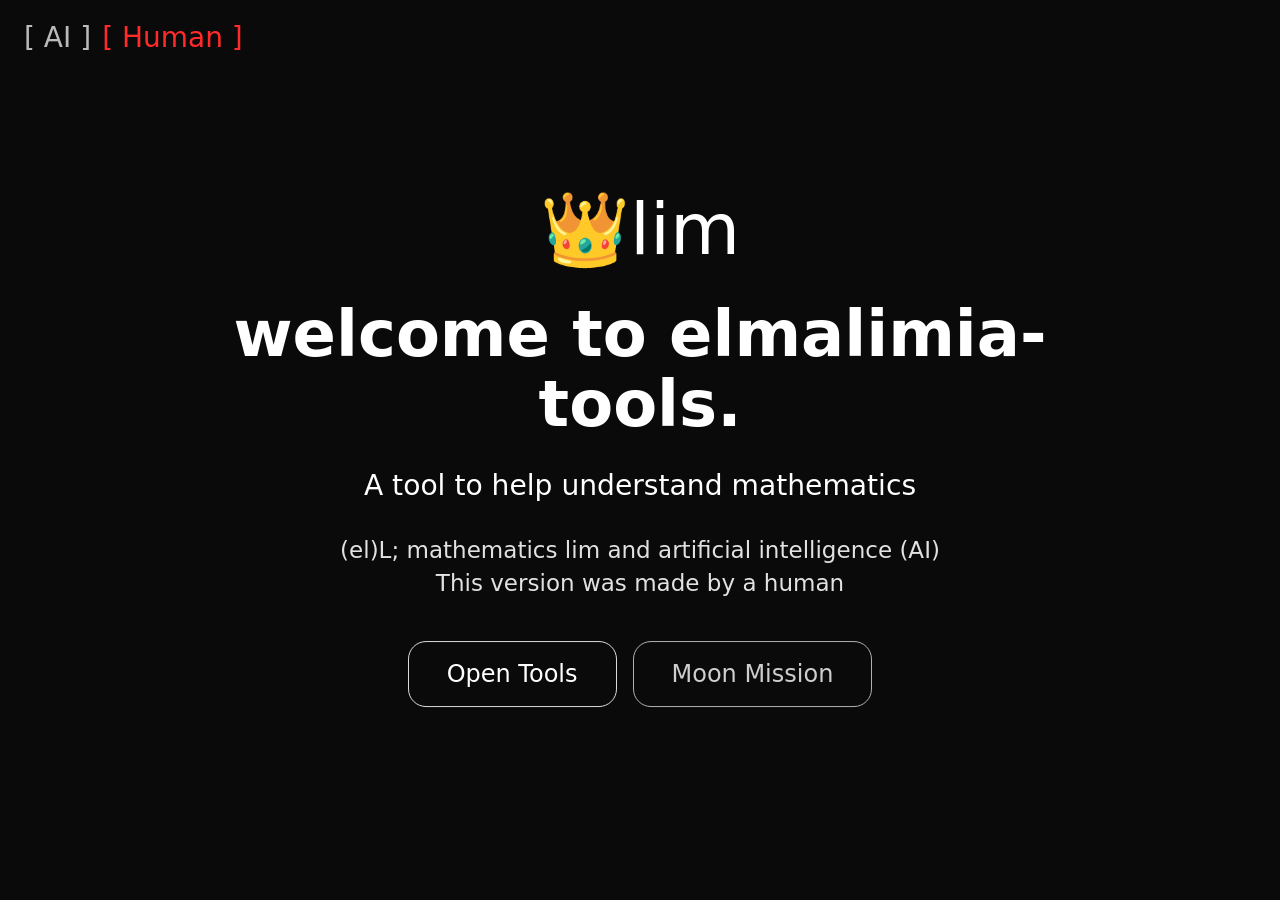
<file: index.html>
<!doctype html>
<html lang="en">
<head>
  <meta charset="utf-8" />
  <meta name="viewport" content="width=device-width, initial-scale=1" />
  <title>elmalimia-tools</title>
  <link rel="stylesheet" href="style.css" />
</head>
<body>
  <div id="canvasA">
    <div id="modeSwitch">
      <button id="btnAI" class="modeButton" type="button" onclick="setMode('ai')">[ AI ]</button>
      <button id="btnHuman" class="modeButton" type="button" onclick="setMode('human')">[ Human ]</button>
    </div>

    <div id="hero">
      <div id="limKing">👑lim</div>

      <div id="humanView" class="view">
        <h1 id="humanTitle">welcome to elmalimia-tools.</h1>
        <p id="humanSubtitle">A tool to help understand mathematics</p>
        <p id="humanDescription">(el)L; mathematics lim and artificial intelligence (AI)</p>
        <p id="humanDescription">This version was made by a human</p>
      </div>

      <div id="aiView" class="view hidden">
        <div id="aiWelcome">welcome to elmalimia-tools</div>

        <div id="dialog">
          <p>Hello. I'm King Limit.</p>
          <p>Why king?</p>
          <p>Because not everything reaches.</p>
          <p class="finalLine">lim f(x) = L, x → ∞. Any questions?</p>
        </div>
      </div>

      <div id="buttons">
        <a class="mainButton" href="tools.html">Open Tools</a>
        <a class="mainButton secondary" href="moon.html">Moon Mission</a>
      </div>
    </div>
  </div>

  <script>
    function setMode(mode) {
      const aiView = document.getElementById('aiView');
      const humanView = document.getElementById('humanView');
      const btnAI = document.getElementById('btnAI');
      const btnHuman = document.getElementById('btnHuman');

      if (mode === 'ai') {
        aiView.classList.remove('hidden');
        humanView.classList.add('hidden');

        btnAI.classList.remove('inactive');
        btnAI.classList.add('active');

        btnHuman.classList.remove('active');
        btnHuman.classList.add('inactive');
      } else {
        humanView.classList.remove('hidden');
        aiView.classList.add('hidden');

        btnHuman.classList.remove('inactive');
        btnHuman.classList.add('active');

        btnAI.classList.remove('active');
        btnAI.classList.add('inactive');
      }
    }

    setMode('human');
  </script>
</body>
</html>
</file>
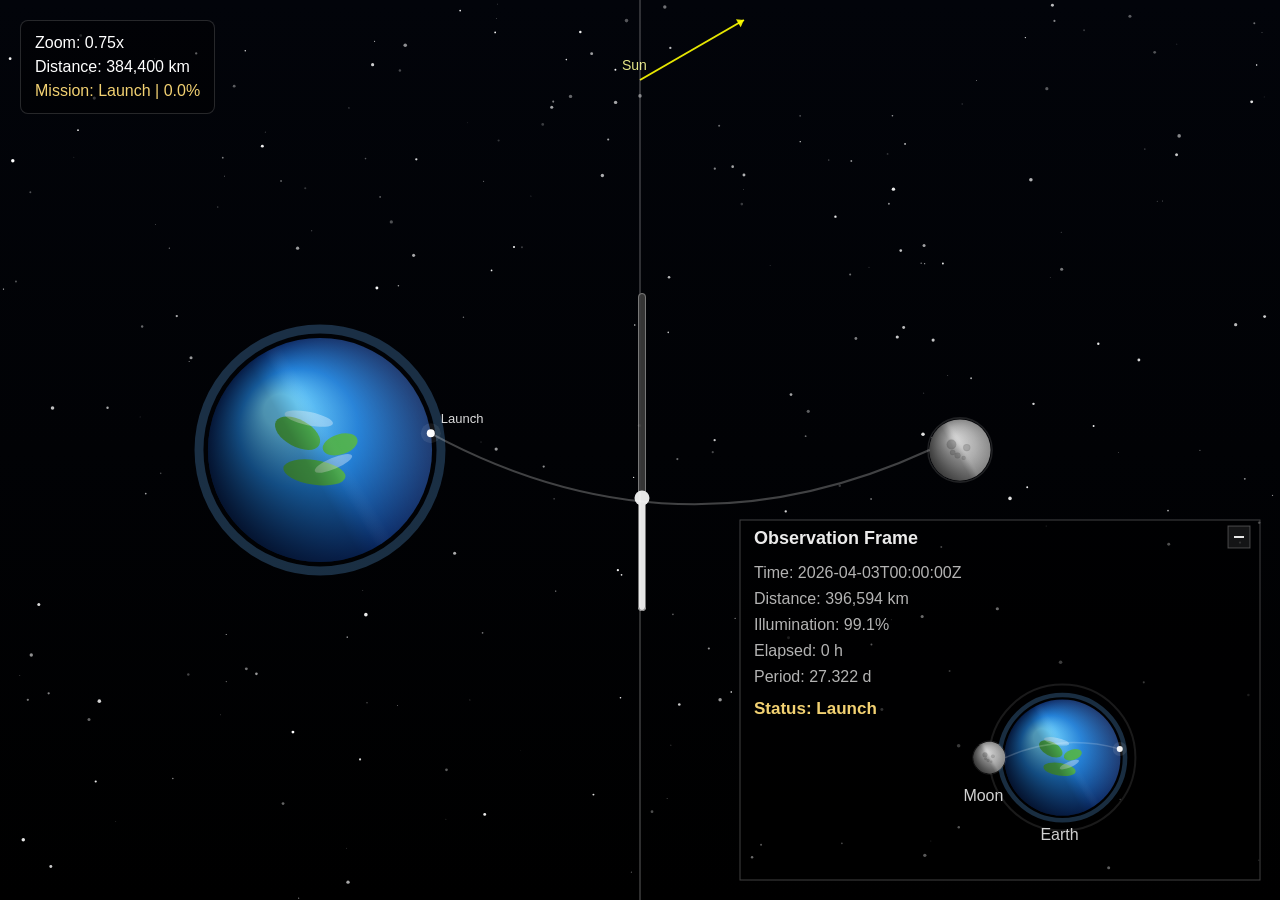
<file: moon.html>
<!doctype html>
<html lang="en">
<head>
  <meta charset="UTF-8" />
  <meta name="viewport" content="width=device-width, initial-scale=1.0" />
  <title>Earth Moon Scene</title>
  <style>
    :root {
      --bg: #000;
      --panel-bg: rgba(0, 0, 0, 0.35);
      --panel-border: rgba(255, 255, 255, 0.15);
      --frame-bg: rgba(0, 0, 0, 0.55);
      --frame-border: rgba(255, 255, 255, 0.25);
      --text: #fff;
      --font: Arial, sans-serif;
    }

    html,
    body {
      margin: 0;
      padding: 0;
      width: 100%;
      height: 100%;
      overflow: hidden;
      background: var(--bg);
    }

    body {
      position: relative;
    }

    canvas {
      display: block;
      width: 100vw;
      height: 100vh;
    }

    #zoomSlider {
      position: absolute;
      top: 50%;
      left: 50%;
      z-index: 10;
      width: 320px;
      height: 28px;
      transform: translate(-50%, -50%) rotate(-90deg);
      accent-color: white;
      opacity: 0.9;
    }

    #hud {
      position: absolute;
      top: 20px;
      left: 20px;
      z-index: 20;
      padding: 10px 14px;
      border: 1px solid var(--panel-border);
      border-radius: 8px;
      background: var(--panel-bg);
      color: var(--text);
      font-family: var(--font);
      font-size: 16px;
      line-height: 1.5;
    }
  </style>
</head>
<body>
  <canvas id="scene"></canvas>

  <input
    id="zoomSlider"
    type="range"
    min="0"
    max="100"
    value="35"
    step="1"
  />

  <div id="hud">
    <div id="zoomValue">Zoom: 1.00x</div>
    <div id="distanceValue">Distance: 384,400 km</div>
    <div id="missionValue">Mission: Launch | 0.0%</div>
  </div>

  <script>
    const canvas = document.getElementById("scene");
    const ctx = canvas.getContext("2d");
    const zoomSlider = document.getElementById("zoomSlider");
    const hud = document.getElementById("hud");
    const zoomValue = document.getElementById("zoomValue");
    const distanceValue = document.getElementById("distanceValue");
    const missionValue = document.getElementById("missionValue");

    const DEFAULT_TIMESTAMP = "2026-04-03T00:00:00Z";
    const TWO_PI = Math.PI * 2;

    let insetButtonBounds = null;
    let isDraggingInset = false;
    let lastPointerX = 0;
    let didDragInset = false;

    const scene = {
      starCount: 250,

      zoom: {
        value: 0.35,
        minScale: 0.18,
        maxScale: 1.8
      },

      metrics: {
        earthMoonDistanceKm: 384400
      },

      earth: {
        yRatio: 0.5,
        diameterRatioToScreenHeight: 1 / 3
      },

      moon: {
        yRatio: 0.5,
        diameterRatioToEarth: 0.273
      },

      sun: {
        angle: (-30 * Math.PI) / 180,
        length: 120
      },

      inset: {
        width: 520,
        height: 360,
        margin: 20,
        collapsed: false,
        headerHeight: 34
      },

      system: {
        moonOrbitAngle: 0,
        moonOrbitRadius: 0.78,
        baseMoonOrbitAngle: 0,
        siderealPeriodDays: 27.321661
      },

      observation: {
        timestamp: DEFAULT_TIMESTAMP,
        moonDistanceKm: 396594,
        moonIllumination: 0.991
      },

      time: {
        elapsedHours: 0,
        hoursPerStep: 1,
        autoPlay: false,
        lastTickMs: 0,
        speedMsPerHour: 250
      },

      mission: {
        totalFlightHours: 72,
        startAngleOffset: -0.15,
        arcHeight: 0.25,
        capsuleSize: 4
      },

      stars: []
    };

    function resizeCanvas() {
      canvas.width = window.innerWidth;
      canvas.height = window.innerHeight;
      generateStars();
    }

    function clearCanvas() {
      ctx.clearRect(0, 0, canvas.width, canvas.height);
    }

    function lerp(a, b, t) {
      return a + (b - a) * t;
    }

    function clamp(value, min, max) {
      return Math.max(min, Math.min(max, value));
    }

    function getZoomScale() {
      return lerp(scene.zoom.minScale, scene.zoom.maxScale, scene.zoom.value);
    }

    function getEarthRadius() {
      return (canvas.height * scene.earth.diameterRatioToScreenHeight) / 2;
    }

    function getMoonRadius(earthRadius) {
      return earthRadius * scene.moon.diameterRatioToEarth;
    }

    function getMissionProgress() {
      return clamp(
        scene.time.elapsedHours / scene.mission.totalFlightHours,
        0,
        1
      );
    }

    function getMissionStatus() {
      const progress = getMissionProgress();

      if (progress < 0.05) {
        return "Launch";
      }

      if (progress < 0.75) {
        return "Trans-Lunar Coast";
      }

      if (progress < 0.98) {
        return "Approach";
      }

      return "Lunar Arrival";
    }

    function getMissionStatusColor() {
      const progress = getMissionProgress();

      if (progress < 0.05) {
        return "rgba(255,220,120,0.95)";
      }

      if (progress < 0.75) {
        return "rgba(180,220,255,0.95)";
      }

      if (progress < 0.98) {
        return "rgba(255,210,140,0.95)";
      }

      return "rgba(180,255,180,0.95)";
    }

    function getQuadraticBezierPoint(p0, p1, p2, t) {
      const u = 1 - t;

      return {
        x: u * u * p0.x + 2 * u * t * p1.x + t * t * p2.x,
        y: u * u * p0.y + 2 * u * t * p1.y + t * t * p2.y
      };
    }

    function updateHud() {
      const zoomScale = getZoomScale();
      const distanceKm = scene.metrics.earthMoonDistanceKm;
      const progressPercent = (getMissionProgress() * 100).toFixed(1);

      zoomValue.textContent = `Zoom: ${zoomScale.toFixed(2)}x`;
      distanceValue.textContent = `Distance: ${distanceKm.toLocaleString("en-US")} km`;
      missionValue.textContent = `Mission: ${getMissionStatus()} | ${progressPercent}%`;
      missionValue.style.color = getMissionStatusColor();
    }

    function generateStars() {
      scene.stars = Array.from({ length: scene.starCount }, () => ({
        x: Math.random() * canvas.width,
        y: Math.random() * canvas.height,
        r: Math.random() * 1.5 + 0.3,
        a: Math.random() * 0.8 + 0.2
      }));
    }

    function drawBackground() {
      const bg = ctx.createLinearGradient(0, 0, 0, canvas.height);
      bg.addColorStop(0, "#02040a");
      bg.addColorStop(1, "#000000");

      ctx.fillStyle = bg;
      ctx.fillRect(0, 0, canvas.width, canvas.height);
    }

    function drawStars() {
      for (const star of scene.stars) {
        ctx.beginPath();
        ctx.arc(star.x, star.y, star.r, 0, TWO_PI);
        ctx.fillStyle = `rgba(255,255,255,${star.a})`;
        ctx.fill();
      }
    }

    function drawLightShadow(x, y, r) {
      const angle = scene.sun.angle;
      const lx = Math.cos(angle);
      const ly = Math.sin(angle);

      ctx.save();
      ctx.beginPath();
      ctx.arc(x, y, r, 0, TWO_PI);
      ctx.clip();

      const grad = ctx.createLinearGradient(
        x - lx * r,
        y - ly * r,
        x + lx * r,
        y + ly * r
      );

      grad.addColorStop(0.0, "rgba(0,0,0,0.55)");
      grad.addColorStop(0.42, "rgba(0,0,0,0.28)");
      grad.addColorStop(0.5, "rgba(0,0,0,0.10)");
      grad.addColorStop(0.58, "rgba(255,255,255,0.02)");
      grad.addColorStop(1.0, "rgba(255,255,255,0.10)");

      ctx.fillStyle = grad;
      ctx.fillRect(x - r, y - r, r * 2, r * 2);
      ctx.restore();
    }

    function drawEarth(x, y, r) {
      const gradient = ctx.createRadialGradient(
        x - r * 0.35,
        y - r * 0.35,
        r * 0.15,
        x,
        y,
        r
      );

      gradient.addColorStop(0, "#6fd3ff");
      gradient.addColorStop(0.45, "#1f7ed6");
      gradient.addColorStop(1, "#0a2a66");

      ctx.beginPath();
      ctx.arc(x, y, r, 0, TWO_PI);
      ctx.fillStyle = gradient;
      ctx.fill();

      ctx.fillStyle = "#4caf50";

      ctx.beginPath();
      ctx.ellipse(x - r * 0.2, y - r * 0.15, r * 0.22, r * 0.12, 0.5, 0, TWO_PI);
      ctx.fill();

      ctx.beginPath();
      ctx.ellipse(x + r * 0.18, y - r * 0.05, r * 0.16, r * 0.09, -0.3, 0, TWO_PI);
      ctx.fill();

      ctx.beginPath();
      ctx.ellipse(x - r * 0.05, y + r * 0.2, r * 0.28, r * 0.11, 0.15, 0, TWO_PI);
      ctx.fill();

      ctx.fillStyle = "rgba(255,255,255,0.35)";

      ctx.beginPath();
      ctx.ellipse(x - r * 0.1, y - r * 0.28, r * 0.22, r * 0.06, 0.2, 0, TWO_PI);
      ctx.fill();

      ctx.beginPath();
      ctx.ellipse(x + r * 0.12, y + r * 0.12, r * 0.18, r * 0.05, -0.4, 0, TWO_PI);
      ctx.fill();

      ctx.beginPath();
      ctx.arc(x, y, r * 1.08, 0, TWO_PI);
      ctx.strokeStyle = "rgba(100,180,255,0.25)";
      ctx.lineWidth = r * 0.08;
      ctx.stroke();

      drawLightShadow(x, y, r);
    }

    function drawMoon(x, y, r) {
      const gradient = ctx.createRadialGradient(
        x - r * 0.3,
        y - r * 0.3,
        r * 0.1,
        x,
        y,
        r
      );

      gradient.addColorStop(0, "#dddddd");
      gradient.addColorStop(0.6, "#aaaaaa");
      gradient.addColorStop(1, "#7f7f7f");

      ctx.beginPath();
      ctx.arc(x, y, r, 0, TWO_PI);
      ctx.fillStyle = gradient;
      ctx.fill();

      const craters = [
        { dx: -0.28, dy: -0.18, rr: 0.16 },
        { dx: 0.22, dy: -0.08, rr: 0.12 },
        { dx: -0.08, dy: 0.18, rr: 0.1 },
        { dx: 0.12, dy: 0.26, rr: 0.07 },
        { dx: -0.24, dy: 0.08, rr: 0.09 }
      ];

      for (const crater of craters) {
        ctx.beginPath();
        ctx.arc(x + r * crater.dx, y + r * crater.dy, r * crater.rr, 0, TWO_PI);
        ctx.fillStyle = "rgba(90,90,90,0.35)";
        ctx.fill();

        ctx.beginPath();
        ctx.arc(
          x + r * crater.dx,
          y + r * crater.dy,
          r * crater.rr * 0.7,
          0,
          TWO_PI
        );
        ctx.fillStyle = "rgba(220,220,220,0.12)";
        ctx.fill();
      }

      ctx.beginPath();
      ctx.arc(x, y, r * 1.05, 0, TWO_PI);
      ctx.strokeStyle = "rgba(255,255,255,0.12)";
      ctx.lineWidth = r * 0.05;
      ctx.stroke();

      drawLightShadow(x, y, r);
    }

    function drawSunDirectionArrow() {
      const centerX = canvas.width / 2;
      const centerY = 80;
      const length = scene.sun.length;
      const angle = scene.sun.angle;
      const endX = centerX + Math.cos(angle) * length;
      const endY = centerY + Math.sin(angle) * length;

      ctx.beginPath();
      ctx.moveTo(centerX, centerY);
      ctx.lineTo(endX, endY);
      ctx.strokeStyle = "rgba(255,255,0,0.9)";
      ctx.lineWidth = 2;
      ctx.stroke();

      const headSize = 8;
      const a1 = angle + Math.PI * 0.8;
      const a2 = angle - Math.PI * 0.8;

      ctx.beginPath();
      ctx.moveTo(endX, endY);
      ctx.lineTo(endX + Math.cos(a1) * headSize, endY + Math.sin(a1) * headSize);
      ctx.lineTo(endX + Math.cos(a2) * headSize, endY + Math.sin(a2) * headSize);
      ctx.closePath();
      ctx.fillStyle = "rgba(255,255,0,0.9)";
      ctx.fill();

      ctx.fillStyle = "rgba(255,255,150,0.9)";
      ctx.font = "14px Arial";
      ctx.fillText("Sun", centerX - 18, centerY - 10);
    }

    function drawInsetFrame() {
      const fullWidth = scene.inset.width;
      const fullHeight = scene.inset.height;
      const margin = scene.inset.margin;
      const headerHeight = scene.inset.headerHeight;

      const frameWidth = fullWidth;
      const frameHeight = scene.inset.collapsed ? headerHeight : fullHeight;
      const frameX = canvas.width - frameWidth - margin;
      const frameY = canvas.height - frameHeight - margin;

      ctx.fillStyle = "rgba(0,0,0,0.55)";
      ctx.fillRect(frameX, frameY, frameWidth, frameHeight);

      ctx.strokeStyle = "rgba(255,255,255,0.25)";
      ctx.lineWidth = 1;
      ctx.strokeRect(frameX, frameY, frameWidth, frameHeight);

      ctx.fillStyle = "rgba(255,255,255,0.92)";
      ctx.font = "bold 18px Arial";
      ctx.fillText("Observation Frame", frameX + 14, frameY + 24);

      const buttonSize = 22;
      const buttonX = frameX + frameWidth - buttonSize - 10;
      const buttonY = frameY + 6;

      insetButtonBounds = {
        x: buttonX,
        y: buttonY,
        w: buttonSize,
        h: buttonSize
      };

      ctx.fillStyle = "rgba(255,255,255,0.08)";
      ctx.fillRect(buttonX, buttonY, buttonSize, buttonSize);

      ctx.strokeStyle = "rgba(255,255,255,0.25)";
      ctx.strokeRect(buttonX, buttonY, buttonSize, buttonSize);

      ctx.strokeStyle = "rgba(255,255,255,0.9)";
      ctx.lineWidth = 2;
      ctx.beginPath();

      ctx.moveTo(buttonX + 6, buttonY + buttonSize / 2);
      ctx.lineTo(buttonX + buttonSize - 6, buttonY + buttonSize / 2);

      if (scene.inset.collapsed) {
        ctx.moveTo(buttonX + buttonSize / 2, buttonY + 6);
        ctx.lineTo(buttonX + buttonSize / 2, buttonY + buttonSize - 6);
      }

      ctx.stroke();

      if (scene.inset.collapsed) {
        return;
      }

      ctx.fillStyle = "rgba(255,255,255,0.70)";
      ctx.font = "16px Arial";
      ctx.fillText(`Time: ${scene.observation.timestamp}`, frameX + 14, frameY + 58);
      ctx.fillText(
        `Distance: ${scene.observation.moonDistanceKm.toLocaleString("en-US")} km`,
        frameX + 14,
        frameY + 84
      );
      ctx.fillText(
        `Illumination: ${(scene.observation.moonIllumination * 100).toFixed(1)}%`,
        frameX + 14,
        frameY + 110
      );
      ctx.fillText(`Elapsed: ${scene.time.elapsedHours} h`, frameX + 14, frameY + 136);
      ctx.fillText(
        `Period: ${scene.system.siderealPeriodDays.toFixed(3)} d`,
        frameX + 14,
        frameY + 162
      );

      ctx.fillStyle = getMissionStatusColor();
      ctx.font = "bold 17px Arial";
      ctx.fillText(`Status: ${getMissionStatus()}`, frameX + 14, frameY + 194);

      drawInsetEarthMoonSystem(frameX, frameY, frameWidth, frameHeight);
    }

    function drawInsetEarthMoonSystem(frameX, frameY, frameWidth, frameHeight) {
      const earthX = frameX + frameWidth * 0.62;
      const earthY = frameY + frameHeight * 0.66;
      const earthRadius = 58;
      const moonRadius = earthRadius * scene.moon.diameterRatioToEarth;
      const orbitBase = Math.min(frameWidth, frameHeight) * 0.26;
      const orbitRadius = orbitBase * scene.system.moonOrbitRadius;
      const angle = scene.system.moonOrbitAngle;

      const moonX = earthX + Math.cos(angle) * orbitRadius;
      const moonY = earthY + Math.sin(angle) * orbitRadius;

      ctx.beginPath();
      ctx.arc(earthX, earthY, orbitRadius, 0, TWO_PI);
      ctx.strokeStyle = "rgba(255,255,255,0.10)";
      ctx.lineWidth = 2;
      ctx.stroke();

      ctx.beginPath();
      ctx.moveTo(earthX, earthY);
      ctx.lineTo(moonX, moonY);
      ctx.strokeStyle = "rgba(255,255,255,0.12)";
      ctx.lineWidth = 1;
      ctx.stroke();

      drawEarth(earthX, earthY, earthRadius);
      drawMoon(moonX, moonY, moonRadius);
      drawInsetCapsule(earthX, earthY, earthRadius, moonX, moonY, moonRadius);

      ctx.fillStyle = "rgba(255,255,255,0.82)";
      ctx.font = "16px Arial";
      ctx.fillText("Earth", earthX - 22, earthY + earthRadius + 24);
      ctx.fillText("Moon", moonX - 26, moonY + moonRadius + 28);
    }

    function setMoonForDate(timestamp) {
      scene.observation.timestamp = timestamp;
      scene.time.elapsedHours = 0;

      if (timestamp === DEFAULT_TIMESTAMP) {
        scene.observation.moonDistanceKm = 396594;
        scene.observation.moonIllumination = 0.991;
        scene.system.moonOrbitAngle = Math.PI;
        scene.system.baseMoonOrbitAngle = scene.system.moonOrbitAngle;
        scene.system.moonOrbitRadius = 0.78;
        return;
      }

      scene.observation.moonDistanceKm = 384400;
      scene.observation.moonIllumination = 1;
      scene.system.moonOrbitAngle = Math.PI;
      scene.system.baseMoonOrbitAngle = scene.system.moonOrbitAngle;
      scene.system.moonOrbitRadius = 0.75;
    }

    function updateMoonOrbitFromElapsedTime() {
      const periodHours = scene.system.siderealPeriodDays * 24;
      const anglePerHour = TWO_PI / periodHours;

      scene.system.moonOrbitAngle =
        scene.system.baseMoonOrbitAngle + scene.time.elapsedHours * anglePerHour;
    }

    function stepMoonByHours(hours) {
      scene.time.elapsedHours += hours;
      updateMoonOrbitFromElapsedTime();
      render();
    }

    function toggleTimePlayback() {
      scene.time.autoPlay = !scene.time.autoPlay;
      scene.time.lastTickMs = scene.time.autoPlay ? performance.now() : 0;

      if (scene.time.autoPlay) {
        requestAnimationFrame(render);
      }
    }

    function buildFlightPath(earthX, earthY, earthRadius, moonX, moonY, moonRadius, arcHeight) {
      const startAngle = scene.mission.startAngleOffset;
      const p0 = {
        x: earthX + Math.cos(startAngle) * earthRadius,
        y: earthY + Math.sin(startAngle) * earthRadius
      };

      const endAngle = Math.atan2(earthY - moonY, earthX - moonX);
      const p2 = {
        x: moonX + Math.cos(endAngle) * moonRadius,
        y: moonY + Math.sin(endAngle) * moonRadius
      };

      const midX = (p0.x + p2.x) / 2;
      const midY = (p0.y + p2.y) / 2;
      const dx = p2.x - p0.x;
      const dy = p2.y - p0.y;
      const length = Math.hypot(dx, dy) || 1;
      const normalX = -dy / length;
      const normalY = dx / length;

      const p1 = {
        x: midX + normalX * length * arcHeight,
        y: midY + normalY * length * arcHeight
      };

      return { p0, p1, p2 };
    }

    function drawTrajectoryAndCapsule(earthX, earthY, earthRadius, moonX, moonY, moonRadius) {
      const { p0, p1, p2 } = buildFlightPath(
        earthX,
        earthY,
        earthRadius,
        moonX,
        moonY,
        moonRadius,
        scene.mission.arcHeight
      );

      ctx.beginPath();
      ctx.moveTo(p0.x, p0.y);
      ctx.quadraticCurveTo(p1.x, p1.y, p2.x, p2.y);
      ctx.strokeStyle = "rgba(255,255,255,0.25)";
      ctx.lineWidth = 2;
      ctx.stroke();

      const progress = getMissionProgress();
      const capsulePosition = getQuadraticBezierPoint(p0, p1, p2, progress);
      const tailSteps = 12;

      for (let i = 0; i < tailSteps; i += 1) {
        const t = progress - i * 0.01;
        if (t < 0) {
          continue;
        }

        const tailPoint = getQuadraticBezierPoint(p0, p1, p2, t);

        ctx.beginPath();
        ctx.arc(tailPoint.x, tailPoint.y, 2, 0, TWO_PI);
        ctx.fillStyle = `rgba(255,255,255,${0.08 * (1 - i / tailSteps)})`;
        ctx.fill();
      }

      ctx.beginPath();
      ctx.arc(capsulePosition.x, capsulePosition.y, scene.mission.capsuleSize, 0, TWO_PI);
      ctx.fillStyle = "white";
      ctx.fill();

      ctx.beginPath();
      ctx.arc(
        capsulePosition.x,
        capsulePosition.y,
        scene.mission.capsuleSize * 2.5,
        0,
        TWO_PI
      );
      ctx.fillStyle = "rgba(255,255,255,0.08)";
      ctx.fill();

      ctx.fillStyle = "rgba(255,255,255,0.85)";
      ctx.font = "13px Arial";
      ctx.fillText(getMissionStatus(), capsulePosition.x + 10, capsulePosition.y - 10);
    }

    function drawInsetCapsule(earthX, earthY, earthRadius, moonX, moonY, moonRadius) {
      const { p0, p1, p2 } = buildFlightPath(
        earthX,
        earthY,
        earthRadius,
        moonX,
        moonY,
        moonRadius,
        0.18
      );

      ctx.beginPath();
      ctx.moveTo(p0.x, p0.y);
      ctx.quadraticCurveTo(p1.x, p1.y, p2.x, p2.y);
      ctx.strokeStyle = "rgba(255,255,255,0.18)";
      ctx.lineWidth = 1.5;
      ctx.stroke();

      const position = getQuadraticBezierPoint(p0, p1, p2, getMissionProgress());

      ctx.beginPath();
      ctx.arc(position.x, position.y, 3, 0, TWO_PI);
      ctx.fillStyle = "rgba(255,255,255,0.95)";
      ctx.fill();

      ctx.beginPath();
      ctx.arc(position.x, position.y, 7, 0, TWO_PI);
      ctx.fillStyle = "rgba(255,255,255,0.10)";
      ctx.fill();
    }

    function drawScene() {
      clearCanvas();
      drawBackground();
      drawStars();
      drawSunDirectionArrow();

      const halfWidth = canvas.width / 2;
      const centerX = halfWidth;
      const zoomScale = getZoomScale();
      const baseEarthRadius = getEarthRadius();
      const earthRadius = baseEarthRadius * zoomScale;
      const moonRadius = getMoonRadius(baseEarthRadius) * zoomScale;

      const earthX = halfWidth * 0.5;
      const earthY = canvas.height * scene.earth.yRatio;
      const moonX = halfWidth + halfWidth * 0.5;
      const moonY = canvas.height * scene.moon.yRatio;

      drawEarth(earthX, earthY, earthRadius);
      drawMoon(moonX, moonY, moonRadius);
      drawTrajectoryAndCapsule(earthX, earthY, earthRadius, moonX, moonY, moonRadius);

      ctx.beginPath();
      ctx.moveTo(centerX, 0);
      ctx.lineTo(centerX, canvas.height);
      ctx.strokeStyle = "rgba(255,255,255,0.18)";
      ctx.lineWidth = 2;
      ctx.stroke();

      drawInsetFrame();
    }

    function render(now = performance.now()) {
      if (scene.time.autoPlay) {
        const deltaMs = now - scene.time.lastTickMs;

        if (deltaMs >= scene.time.speedMsPerHour) {
          const steps = Math.floor(deltaMs / scene.time.speedMsPerHour);
          scene.time.elapsedHours += steps * scene.time.hoursPerStep;
          updateMoonOrbitFromElapsedTime();
          scene.time.lastTickMs += steps * scene.time.speedMsPerHour;
        }
      }

      drawScene();
      updateHud();

      if (scene.time.autoPlay) {
        requestAnimationFrame(render);
      }
    }

    function isInsideInset(x, y) {
      const width = scene.inset.width;
      const height = scene.inset.collapsed ? scene.inset.headerHeight : scene.inset.height;
      const margin = scene.inset.margin;
      const insetX = canvas.width - width - margin;
      const insetY = canvas.height - height - margin;

      return x >= insetX && x <= insetX + width && y >= insetY && y <= insetY + height;
    }

    function isInsideRect(x, y, rect) {
      return (
        rect &&
        x >= rect.x &&
        x <= rect.x + rect.w &&
        y >= rect.y &&
        y <= rect.y + rect.h
      );
    }

    function getCanvasPointerPosition(event) {
      const rect = canvas.getBoundingClientRect();

      return {
        x: event.clientX - rect.left,
        y: event.clientY - rect.top
      };
    }

    function onResize() {
      resizeCanvas();
      render();
    }

    function onZoomInput() {
      scene.zoom.value = Number(zoomSlider.value) / 100;
      generateStars();
      render();
    }

    function onKeyDown(event) {
      if (event.code === "ArrowRight") {
        stepMoonByHours(1);
      }

      if (event.code === "ArrowLeft") {
        stepMoonByHours(-1);
      }

      if (event.code === "Space") {
        event.preventDefault();
        toggleTimePlayback();
      }
    }

    function onPointerDown(event) {
      const { x, y } = getCanvasPointerPosition(event);

      if (!isInsideInset(x, y) || isInsideRect(x, y, insetButtonBounds)) {
        return;
      }

      isDraggingInset = true;
      didDragInset = false;
      lastPointerX = x;
    }

    function onPointerMove(event) {
      if (!isDraggingInset) {
        return;
      }

      const { x } = getCanvasPointerPosition(event);
      const deltaX = x - lastPointerX;

      lastPointerX = x;
      scene.system.moonOrbitAngle += deltaX * 0.01;
      scene.system.baseMoonOrbitAngle = scene.system.moonOrbitAngle;
      didDragInset = true;

      generateStars();
      render();
    }

    function stopInsetDrag() {
      isDraggingInset = false;
    }

    function onCanvasClick(event) {
      if (didDragInset) {
        didDragInset = false;
        return;
      }

      const { x, y } = getCanvasPointerPosition(event);

      if (isInsideRect(x, y, insetButtonBounds)) {
        scene.inset.collapsed = !scene.inset.collapsed;
        render();
      }
    }

    function bindEvents() {
      zoomSlider.addEventListener("input", onZoomInput);
      window.addEventListener("resize", onResize);
      window.addEventListener("keydown", onKeyDown);

      canvas.addEventListener("mousedown", onPointerDown);
      canvas.addEventListener("mousemove", onPointerMove);
      canvas.addEventListener("mouseup", stopInsetDrag);
      canvas.addEventListener("mouseleave", stopInsetDrag);
      canvas.addEventListener("click", onCanvasClick);
    }

    function start() {
      resizeCanvas();
      setMoonForDate(DEFAULT_TIMESTAMP);
      bindEvents();
      render();
    }

    start();
  </script>
</body>
</html>
</file>
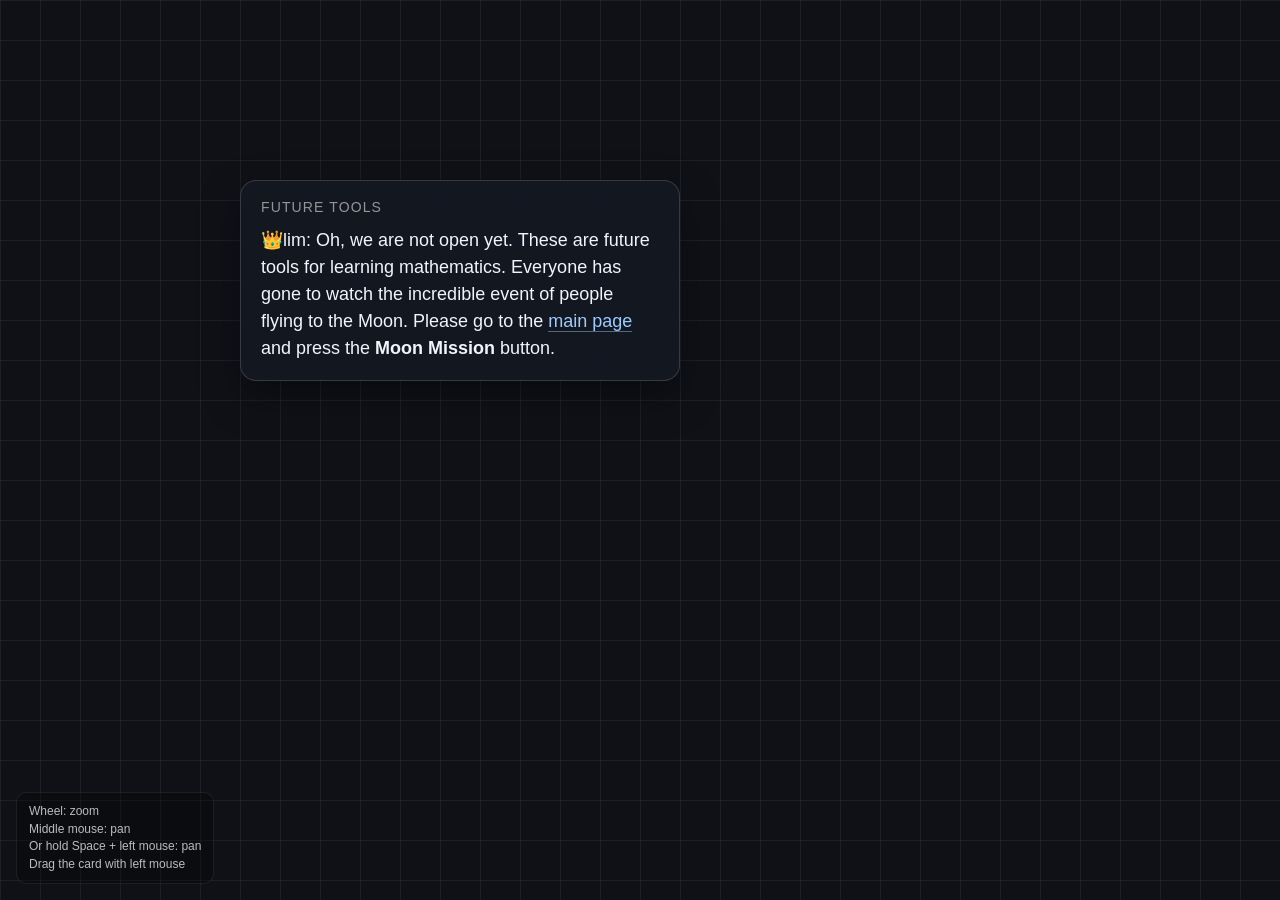
<file: tools.html>
<!doctype html>
<html lang="en">
<head>
  <meta charset="utf-8" />
  <meta name="viewport" content="width=device-width,initial-scale=1" />
  <title>Future Math Tools</title>
  <style>
    html, body {
      margin: 0;
      width: 100%;
      height: 100%;
      overflow: hidden;
      background: #0f1117;
      font-family: Arial, Helvetica, sans-serif;
      color: #e8ecf3;
    }

    #app {
      position: relative;
      width: 100vw;
      height: 100vh;
      cursor: default;
      user-select: none;
      overflow: hidden;
      background:
        linear-gradient(to right, rgba(255,255,255,0.06) 1px, transparent 1px),
        linear-gradient(to bottom, rgba(255,255,255,0.06) 1px, transparent 1px);
      background-size: 40px 40px;
      background-position: 0 0;
    }

    #world {
      position: absolute;
      inset: 0;
      transform-origin: 0 0;
      will-change: transform;
    }

    .card {
      position: absolute;
      left: 240px;
      top: 180px;
      width: 440px;
      min-height: 170px;
      box-sizing: border-box;
      padding: 18px 20px;
      border: 1px solid rgba(255,255,255,0.15);
      border-radius: 16px;
      background: rgba(20, 24, 34, 0.92);
      box-shadow: 0 16px 40px rgba(0,0,0,0.35);
      backdrop-filter: blur(4px);
      cursor: grab;
    }

    .card.dragging {
      cursor: grabbing;
    }

    .card-title {
      font-size: 14px;
      letter-spacing: 0.08em;
      text-transform: uppercase;
      color: rgba(255,255,255,0.55);
      margin-bottom: 12px;
    }

    .card-text {
      font-size: 18px;
      line-height: 1.5;
      color: #f1f5fb;
    }

    .card-text a {
      color: #9ecbff;
      text-decoration: none;
      border-bottom: 1px solid rgba(158,203,255,0.45);
    }

    .card-text a:hover {
      color: #c7e2ff;
      border-bottom-color: rgba(199,226,255,0.8);
    }

    .hint {
      position: fixed;
      left: 16px;
      bottom: 16px;
      padding: 10px 12px;
      font-size: 12px;
      line-height: 1.45;
      color: rgba(255,255,255,0.72);
      background: rgba(0,0,0,0.28);
      border: 1px solid rgba(255,255,255,0.08);
      border-radius: 10px;
      pointer-events: none;
    }
  </style>
</head>
<body>
  <div id="app">
    <div id="world">
      <div id="card" class="card">
        <div class="card-title">Future Tools</div>
        <div class="card-text">
          👑lim: Oh, we are not open yet. These are future tools for learning mathematics.
          Everyone has gone to watch the incredible event of people flying to the Moon.
          Please go to the <a href="https://elmalimia.store/" target="_blank" rel="noopener noreferrer">main page</a>
          and press the <strong>Moon Mission</strong> button.
        </div>
      </div>
    </div>

    <div class="hint">
      Wheel: zoom<br>
      Middle mouse: pan<br>
      Or hold Space + left mouse: pan<br>
      Drag the card with left mouse
    </div>
  </div>

  <script>
    const app = document.getElementById("app");
    const world = document.getElementById("world");
    const card = document.getElementById("card");

    const state = {
      scale: 1,
      minScale: 0.35,
      maxScale: 2.5,
      offsetX: 0,
      offsetY: 0
    };

    let isPanning = false;
    let panStartX = 0;
    let panStartY = 0;
    let panOriginX = 0;
    let panOriginY = 0;

    let isDraggingCard = false;
    let cardStartX = 0;
    let cardStartY = 0;
    let cardOriginX = 240;
    let cardOriginY = 180;

    let spacePressed = false;

    function applyTransform() {
      world.style.transform = `translate(${state.offsetX}px, ${state.offsetY}px) scale(${state.scale})`;

      const gridSize = 40 * state.scale;
      app.style.backgroundSize = `${gridSize}px ${gridSize}px`;
      app.style.backgroundPosition = `${state.offsetX}px ${state.offsetY}px`;
    }

    function clamp(value, min, max) {
      return Math.max(min, Math.min(max, value));
    }

    function getWorldPoint(clientX, clientY) {
      return {
        x: (clientX - state.offsetX) / state.scale,
        y: (clientY - state.offsetY) / state.scale
      };
    }

    app.addEventListener("wheel", (e) => {
      e.preventDefault();

      const zoomFactor = e.deltaY < 0 ? 1.1 : 0.9;
      const newScale = clamp(state.scale * zoomFactor, state.minScale, state.maxScale);

      const mouseWorldBefore = getWorldPoint(e.clientX, e.clientY);

      state.scale = newScale;

      state.offsetX = e.clientX - mouseWorldBefore.x * state.scale;
      state.offsetY = e.clientY - mouseWorldBefore.y * state.scale;

      applyTransform();
    }, { passive: false });

    window.addEventListener("keydown", (e) => {
      if (e.code === "Space") {
        spacePressed = true;
      }
    });

    window.addEventListener("keyup", (e) => {
      if (e.code === "Space") {
        spacePressed = false;
      }
    });

    app.addEventListener("mousedown", (e) => {
      const clickedCard = e.target.closest(".card");

      if (clickedCard && e.button === 0 && !spacePressed) {
        isDraggingCard = true;
        card.classList.add("dragging");

        cardStartX = e.clientX;
        cardStartY = e.clientY;
        cardOriginX = parseFloat(card.style.left) || 240;
        cardOriginY = parseFloat(card.style.top) || 180;
        return;
      }

      if (e.button === 1 || (e.button === 0 && spacePressed)) {
        isPanning = true;
        panStartX = e.clientX;
        panStartY = e.clientY;
        panOriginX = state.offsetX;
        panOriginY = state.offsetY;
      }
    });

    window.addEventListener("mousemove", (e) => {
      if (isDraggingCard) {
        const dx = (e.clientX - cardStartX) / state.scale;
        const dy = (e.clientY - cardStartY) / state.scale;

        card.style.left = `${cardOriginX + dx}px`;
        card.style.top = `${cardOriginY + dy}px`;
        return;
      }

      if (isPanning) {
        state.offsetX = panOriginX + (e.clientX - panStartX);
        state.offsetY = panOriginY + (e.clientY - panStartY);
        applyTransform();
      }
    });

    window.addEventListener("mouseup", () => {
      isPanning = false;

      if (isDraggingCard) {
        isDraggingCard = false;
        card.classList.remove("dragging");
      }
    });

    app.addEventListener("auxclick", (e) => {
      if (e.button === 1) {
        e.preventDefault();
      }
    });

    card.style.left = "240px";
    card.style.top = "180px";
    applyTransform();
  </script>
</body>
</html>
</file>
<file: style.css>
html,
body {
  margin: 0;
  padding: 0;
  height: 100%;
}

body {
  font-family: system-ui, sans-serif;
  background: #0a0a0a;
  color: #ffffff;
}

#canvasA {
  position: relative;
  width: 100vw;
  height: 100vh;
  overflow: hidden;
}

#modeSwitch {
  position: absolute;
  top: 24px;
  left: 24px;
  z-index: 10;
}

.modeButton {
  background: transparent;
  border: none;
  color: #ffffff;
  font-size: 28px;
  line-height: 1;
  padding: 0;
  margin: 0 6px 0 0;
  cursor: pointer;
  font-family: inherit;
}

.modeButton.active {
  color: #ff2b2b;
}

.modeButton.inactive {
  color: rgba(255, 255, 255, 0.72);
}

.modeButton:hover {
  color: #ffffff;
}

#hero {
  position: absolute;
  top: 50%;
  left: 50%;
  width: min(92vw, 900px);
  transform: translate(-50%, -50%);
  text-align: center;
}

#limKing {
  font-size: 72px;
  line-height: 1;
  margin-bottom: 34px;
}

.view {
  min-height: 280px;
}

.hidden {
  display: none;
}

/* HUMAN VIEW */

#humanTitle {
  margin: 0 0 28px 0;
  font-size: clamp(38px, 5vw, 74px);
  line-height: 1.1;
  font-weight: 700;
}

#humanSubtitle {
  margin: 0 0 30px 0;
  font-size: clamp(20px, 2.2vw, 34px);
  line-height: 1.3;
  font-weight: 400;
}

#humanDescription {
  margin: 0;
  font-size: clamp(18px, 1.8vw, 28px);
  line-height: 1.4;
  opacity: 0.88;
  font-weight: 400;
}

/* AI VIEW */

#aiWelcome {
  margin: 0 0 34px 0;
  font-size: clamp(24px, 3vw, 42px);
  line-height: 1.2;
  font-weight: 600;
}

#dialog {
  display: inline-block;
  text-align: left;
  font-size: clamp(22px, 2.4vw, 38px);
  line-height: 1.8;
}

#dialog p {
  margin: 0 0 12px 0;
}

#dialog .finalLine {
  margin-top: 18px;
  font-weight: 700;
}

/* BUTTON */

#enterButton {
  display: inline-block;
  margin-top: 42px;
  padding: 20px 38px;
  border: 1px solid rgba(255, 255, 255, 0.85);
  border-radius: 18px;
  color: #ffffff;
  text-decoration: none;
  font-size: 24px;
  line-height: 1;
}

#enterButton:hover {
  border-color: #ffffff;
}

/* MOBILE */

@media (max-width: 700px) {
  #modeSwitch {
    top: 16px;
    left: 16px;
  }

  .modeButton {
    font-size: 22px;
  }

  #limKing {
    font-size: 56px;
    margin-bottom: 26px;
  }

  .view {
    min-height: auto;
  }

  #enterButton {
    margin-top: 30px;
    padding: 16px 28px;
    font-size: 20px;
    border-radius: 14px;
  }
}

#buttons {
  margin-top: 42px;
  display: flex;
  justify-content: center;
  gap: 16px;
  flex-wrap: wrap;
}

.mainButton {
  display: inline-block;
  padding: 20px 38px;
  border: 1px solid rgba(255, 255, 255, 0.85);
  border-radius: 18px;
  color: #ffffff;
  text-decoration: none;
  font-size: 24px;
  line-height: 1;
}

.mainButton:hover {
  border-color: #ffffff;
}

.mainButton.secondary {
  opacity: 0.8;
}
</file>
